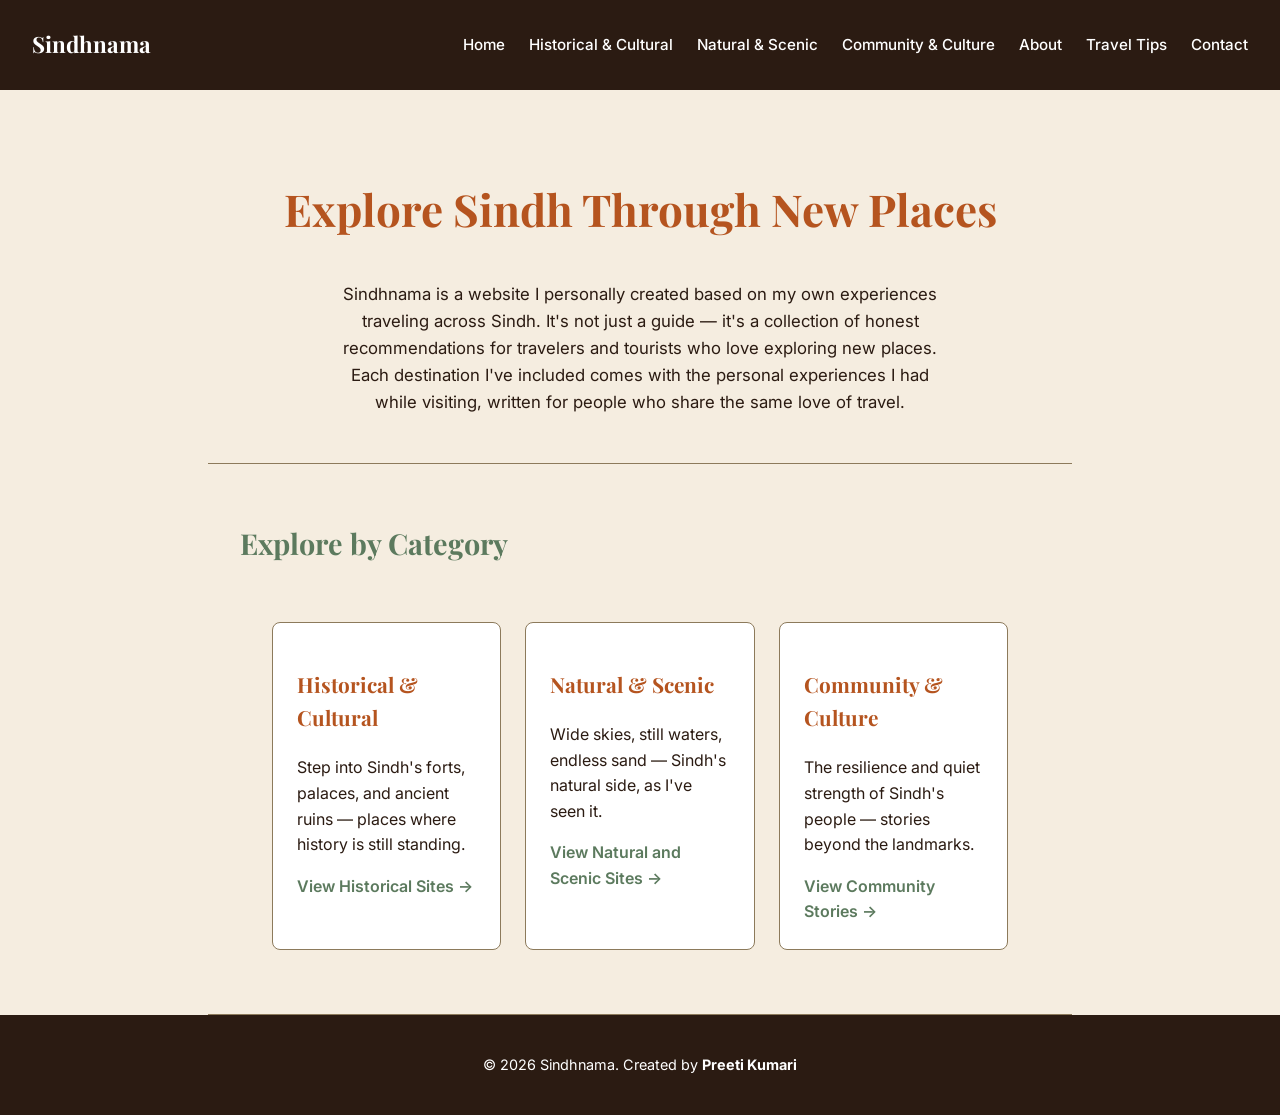
<file: index.html>
<!DOCTYPE html>
<html lang="en">

<head>
    <meta charset="UTF-8">
    <meta name="viewport" content="width=device-width, initial-scale=1.0">
    <title>Sindhnama — Discover Sindh's Heritage & Landmarks</title>
    <link rel="preconnect" href="https://fonts.googleapis.com">
    <link rel="preconnect" href="https://fonts.gstatic.com" crossorigin>
    <link
        href="https://fonts.googleapis.com/css2?family=Playfair+Display:wght@600;700&family=Inter:wght@400;500;600&display=swap"
        rel="stylesheet">
    <link rel="stylesheet" href="css/style.css">
</head>

<body>
    <header>
        <a href="index.html" class="site-name">Sindhnama</a>
        <nav>
            <ul>
                <li><a href="index.html">Home</a></li>
                <li><a href="pages/historical.html">Historical & Cultural</a></li>
                <li><a href="pages/natural.html">Natural & Scenic</a></li>
                <li><a href="pages/community.html">Community & Culture</a></li>
                <li><a href="about.html">About</a></li>
                <li><a href="travel-tips.html">Travel Tips</a></li>
                <li><a href="contact.html">Contact</a></li>
            </ul>
        </nav>
    </header>

    <main>
        <section class="hero">
            <h1>Explore Sindh Through New Places</h1>
            <p>Sindhnama is a website I personally created based on my own experiences traveling across Sindh. It's not
                just a guide — it's a collection of honest recommendations for travelers and tourists who love exploring
                new places. Each destination I've included comes with the personal experiences I had while visiting,
                written for people who share the same love of travel.
            </p>
        </section>

        <section>
            <h2>Explore by Category</h2>
            <div class="category-grid">
                <div class="category-card">
                    <h3>Historical & Cultural</h3>
                    <p>Step into Sindh's forts, palaces, and ancient ruins — places where history is still standing.</p>
                    <a href="pages/historical.html">View Historical Sites</a>
                </div>

                <div class="category-card">
                    <h3>Natural & Scenic</h3>
                    <p>Wide skies, still waters, endless sand — Sindh's natural side, as I've seen it.</p>
                    <a href="pages/natural.html">View Natural and Scenic Sites</a>
                </div>
                <div class="category-card">
                    <h3>Community & Culture</h3>
                    <p>The resilience and quiet strength of Sindh's people — stories beyond the landmarks.</p>
                    <a href="pages/community.html">View Community Stories</a>
                </div>
            </div>
        </section>
    </main>

    <footer>
        <p>&copy; 2026 Sindhnama. Created by <strong>Preeti Kumari</strong></p>
    </footer>
</body>

</html>
</file>
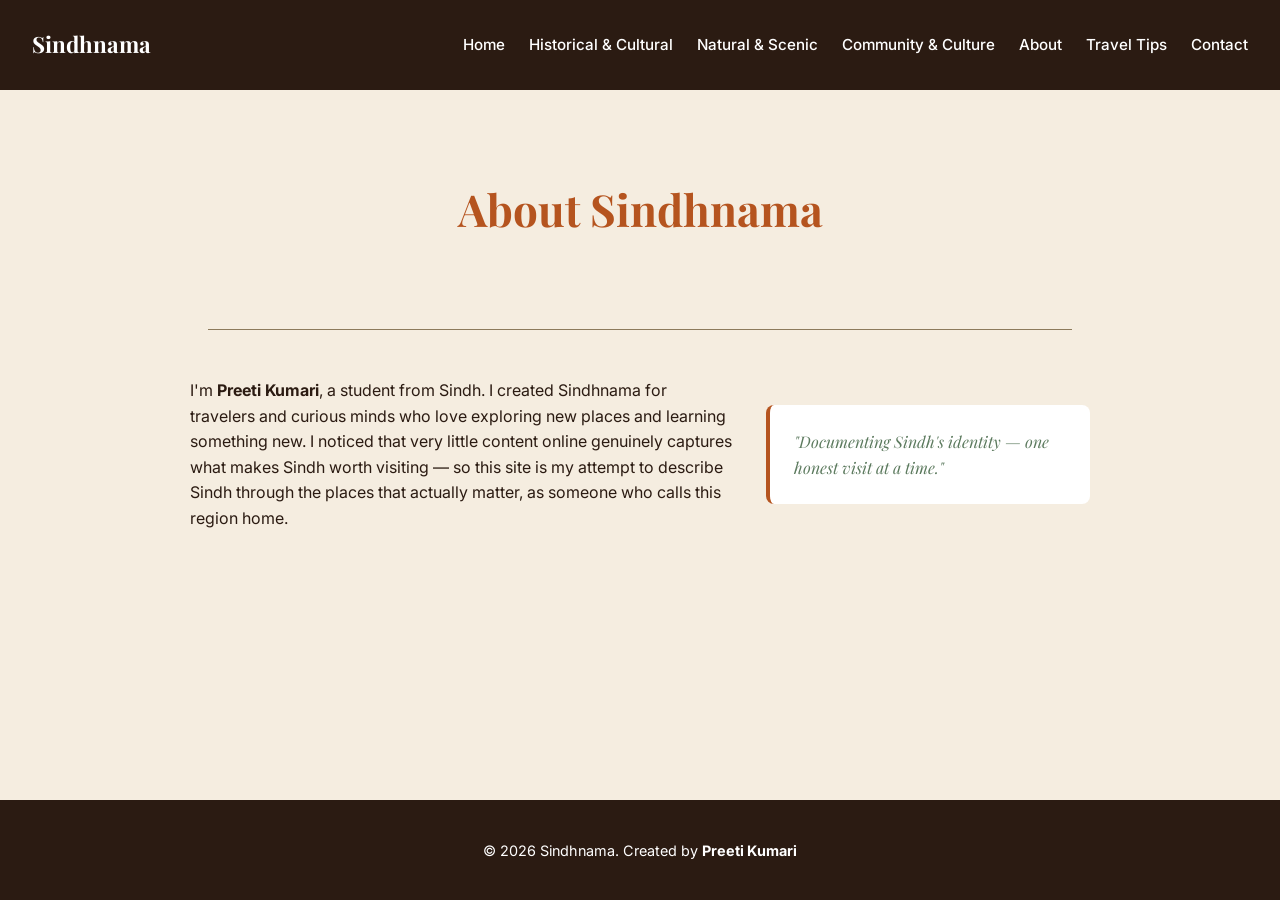
<file: about.html>
<!DOCTYPE html>
<html lang="en">

<head>
    <meta charset="UTF-8">
    <meta name="viewport" content="width=device-width, initial-scale=1.0">
    <title>About — Sindhnama</title>
    <link rel="preconnect" href="https://fonts.googleapis.com">
    <link rel="preconnect" href="https://fonts.gstatic.com" crossorigin>
    <link href="https://fonts.googleapis.com/css2?family=Playfair+Display:wght@600;700&family=Inter:wght@400;500;600&display=swap" rel="stylesheet">
    <link rel="stylesheet" href="css/style.css">
</head>

<body>
    <header>
        <a href="index.html" class="site-name">Sindhnama</a>
        <nav>
            <ul>
                <li><a href="index.html">Home</a></li>
                <li><a href="pages/historical.html">Historical & Cultural</a></li>
                <li><a href="pages/natural.html">Natural & Scenic</a></li>
                <li><a href="pages/community.html">Community & Culture</a></li>
                <li><a href="about.html">About</a></li>
                <li><a href="travel-tips.html">Travel Tips</a></li>
                <li><a href="contact.html">Contact</a></li>
            </ul>
        </nav>
    </header>

    <main>
        <section class="hero">
            <h1>About Sindhnama</h1>
        </section>

        <section class="about-layout">
            <div class="about-text">
                <p>I'm <strong>Preeti Kumari</strong>, a student from Sindh. I created Sindhnama for travelers and
                    curious minds who love exploring new places and learning something new. I noticed that very little
                    content online genuinely captures what makes Sindh worth visiting — so this site is my attempt to
                    describe Sindh through the places that actually matter, as someone who calls this region home.</p>
            </div>
            <div class="about-highlight">
                "Documenting Sindh's identity — one honest visit at a time."
            </div>
        </section>
    </main>

    <footer>
        <p>&copy; 2026 Sindhnama. Created by <strong>Preeti Kumari</strong></p>
    </footer>
</body>

</html>
</file>
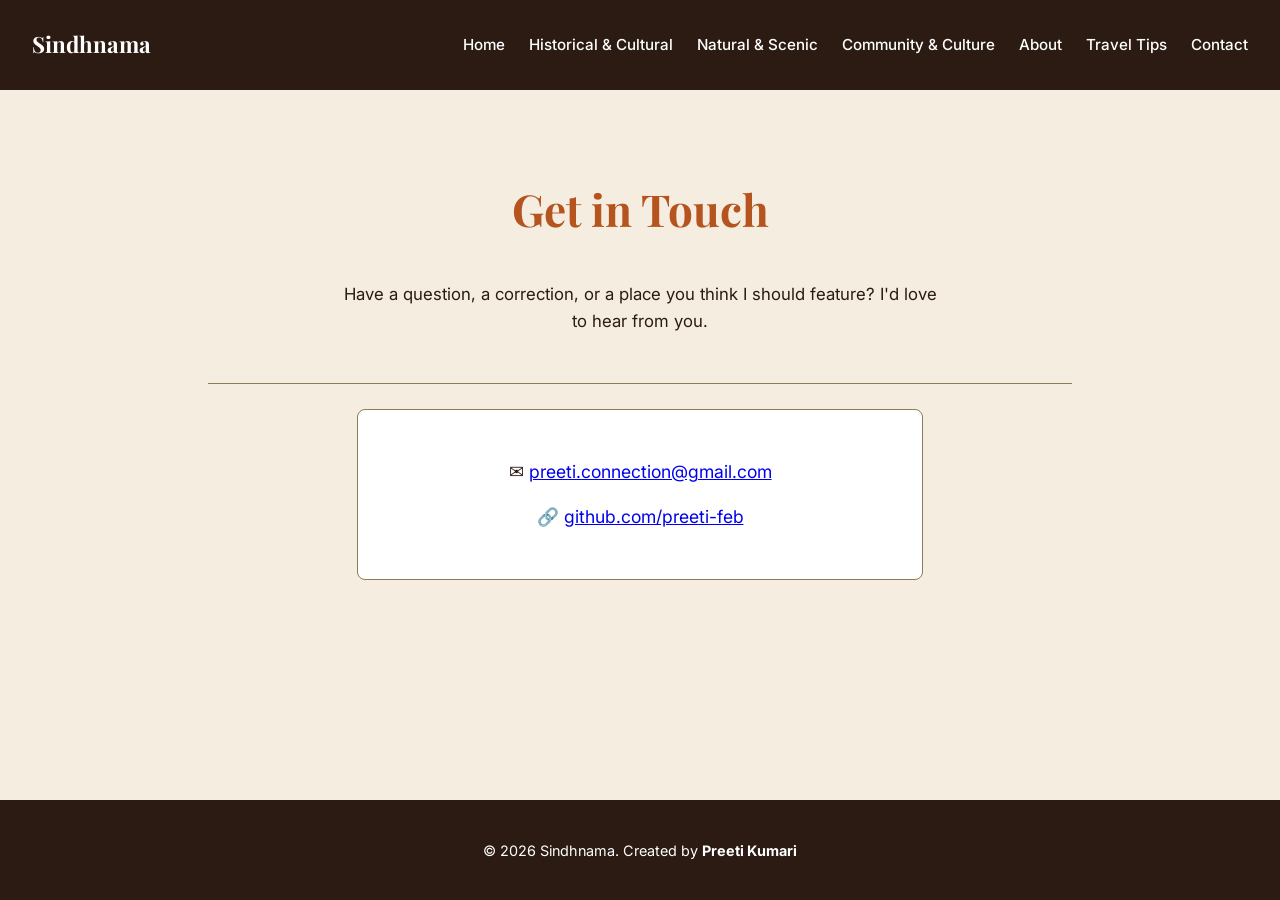
<file: contact.html>
<!DOCTYPE html>
<html lang="en">

<head>
    <meta charset="UTF-8">
    <meta name="viewport" content="width=device-width, initial-scale=1.0">
    <title>Contact — Sindhnama</title>
    <link rel="preconnect" href="https://fonts.googleapis.com">
    <link rel="preconnect" href="https://fonts.gstatic.com" crossorigin>
    <link href="https://fonts.googleapis.com/css2?family=Playfair+Display:wght@600;700&family=Inter:wght@400;500;600&display=swap" rel="stylesheet">
    <link rel="stylesheet" href="css/style.css">
</head>

<body>
    <header>
        <a href="index.html" class="site-name">Sindhnama</a>
        <nav>
            <ul>
                <li><a href="index.html">Home</a></li>
                <li><a href="pages/historical.html">Historical & Cultural</a></li>
                <li><a href="pages/natural.html">Natural & Scenic</a></li>
                <li><a href="pages/community.html">Community & Culture</a></li>
                <li><a href="about.html">About</a></li>
                <li><a href="travel-tips.html">Travel Tips</a></li>
                <li><a href="contact.html">Contact</a></li>
            </ul>
        </nav>
    </header>

    <main>
        <section class="hero">
            <h1>Get in Touch</h1>
            <p>Have a question, a correction, or a place you think I should feature? I'd love to hear from you.</p>
        </section><br>

        <div class="contact-card">
            <p>✉ <a href="mailto:preeti.connection@gmail.com">preeti.connection@gmail.com</a></p>
            <p>🔗 <a href="https://github.com/preeti-feb" target="_blank">github.com/preeti-feb</a></p>
        </div><br>
    </main>

    <footer>
        <p>&copy; 2026 Sindhnama. Created by <strong>Preeti Kumari</strong></p>
    </footer>
</body>

</html>
</file>
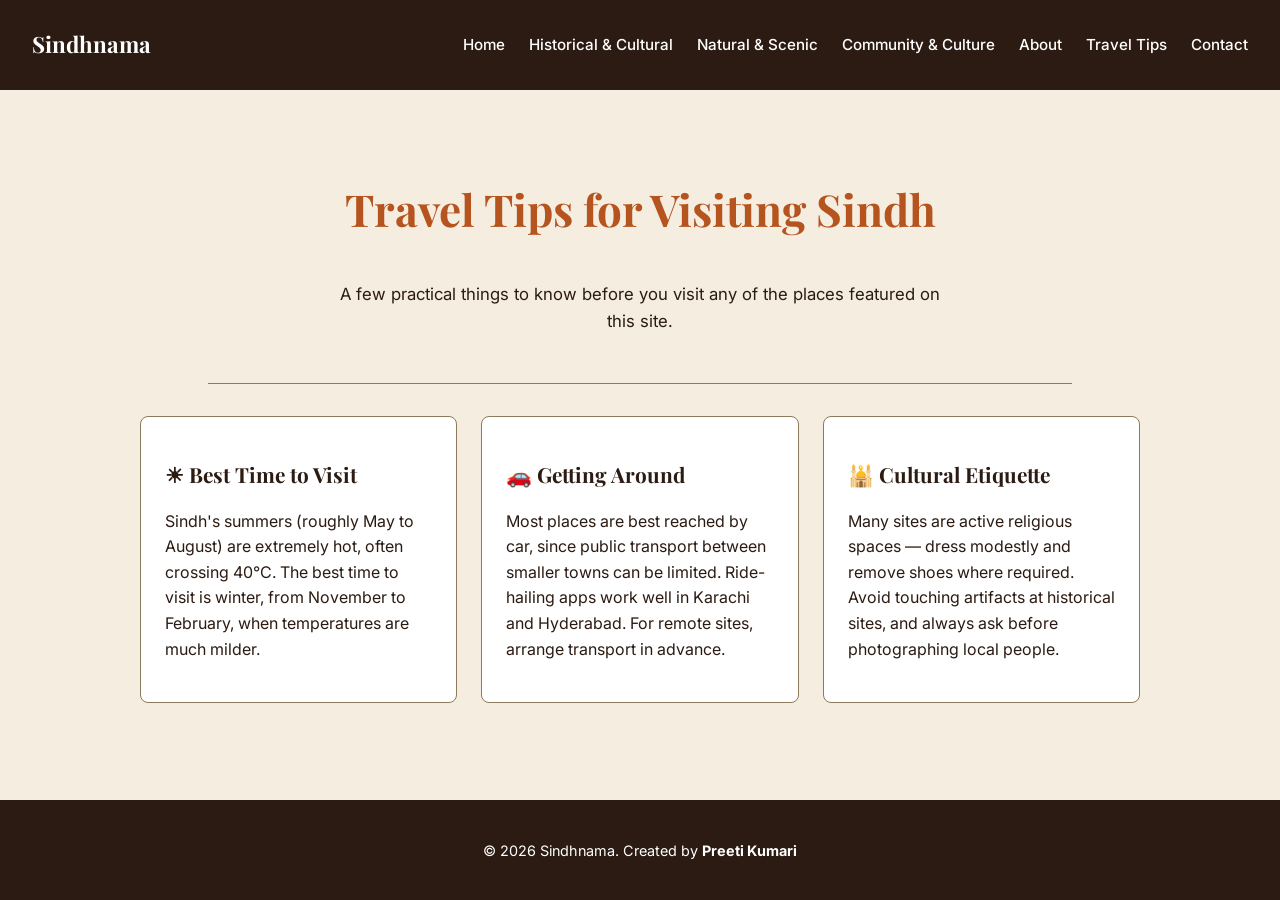
<file: travel-tips.html>
<!DOCTYPE html>
<html lang="en">

<head>
    <meta charset="UTF-8">
    <meta name="viewport" content="width=device-width, initial-scale=1.0">
    <title>Travel Tips — Sindhnama</title>
    <link rel="preconnect" href="https://fonts.googleapis.com">
    <link rel="preconnect" href="https://fonts.gstatic.com" crossorigin>
    <link href="https://fonts.googleapis.com/css2?family=Playfair+Display:wght@600;700&family=Inter:wght@400;500;600&display=swap" rel="stylesheet">
    <link rel="stylesheet" href="css/style.css">
</head>

<body>
    <header>
        <a href="index.html" class="site-name">Sindhnama</a>
        <nav>
            <ul>
                <li><a href="index.html">Home</a></li>
                <li><a href="pages/historical.html">Historical & Cultural</a></li>
                <li><a href="pages/natural.html">Natural & Scenic</a></li>
                <li><a href="pages/community.html">Community & Culture</a></li>
                <li><a href="about.html">About</a></li>
                <li><a href="travel-tips.html">Travel Tips</a></li>
                <li><a href="contact.html">Contact</a></li>
            </ul>
        </nav>
    </header>

    <main>
        <section class="hero">
            <h1>Travel Tips for Visiting Sindh</h1>
            <p>A few practical things to know before you visit any of the places featured on this site.</p>
        </section>

        <div class="tip-grid">
            <div class="tip-card">
                <h2>☀ Best Time to Visit</h2>
                <p>Sindh's summers (roughly May to August) are extremely hot, often crossing 40°C. The best time to
                    visit is winter, from November to February, when temperatures are much milder.</p>
            </div>

            <div class="tip-card">
                <h2>🚗 Getting Around</h2>
                <p>Most places are best reached by car, since public transport between smaller towns can be limited.
                    Ride-hailing apps work well in Karachi and Hyderabad. For remote sites, arrange transport in
                    advance.</p>
            </div>

            <div class="tip-card">
                <h2>🕌 Cultural Etiquette</h2>
                <p>Many sites are active religious spaces — dress modestly and remove shoes where required. Avoid
                    touching artifacts at historical sites, and always ask before photographing local people.</p>
            </div>
        </div>
    </main>

    <footer>
        <p>&copy; 2026 Sindhnama. Created by <strong>Preeti Kumari</strong></p>
    </footer>
</body>

</html>
</file>
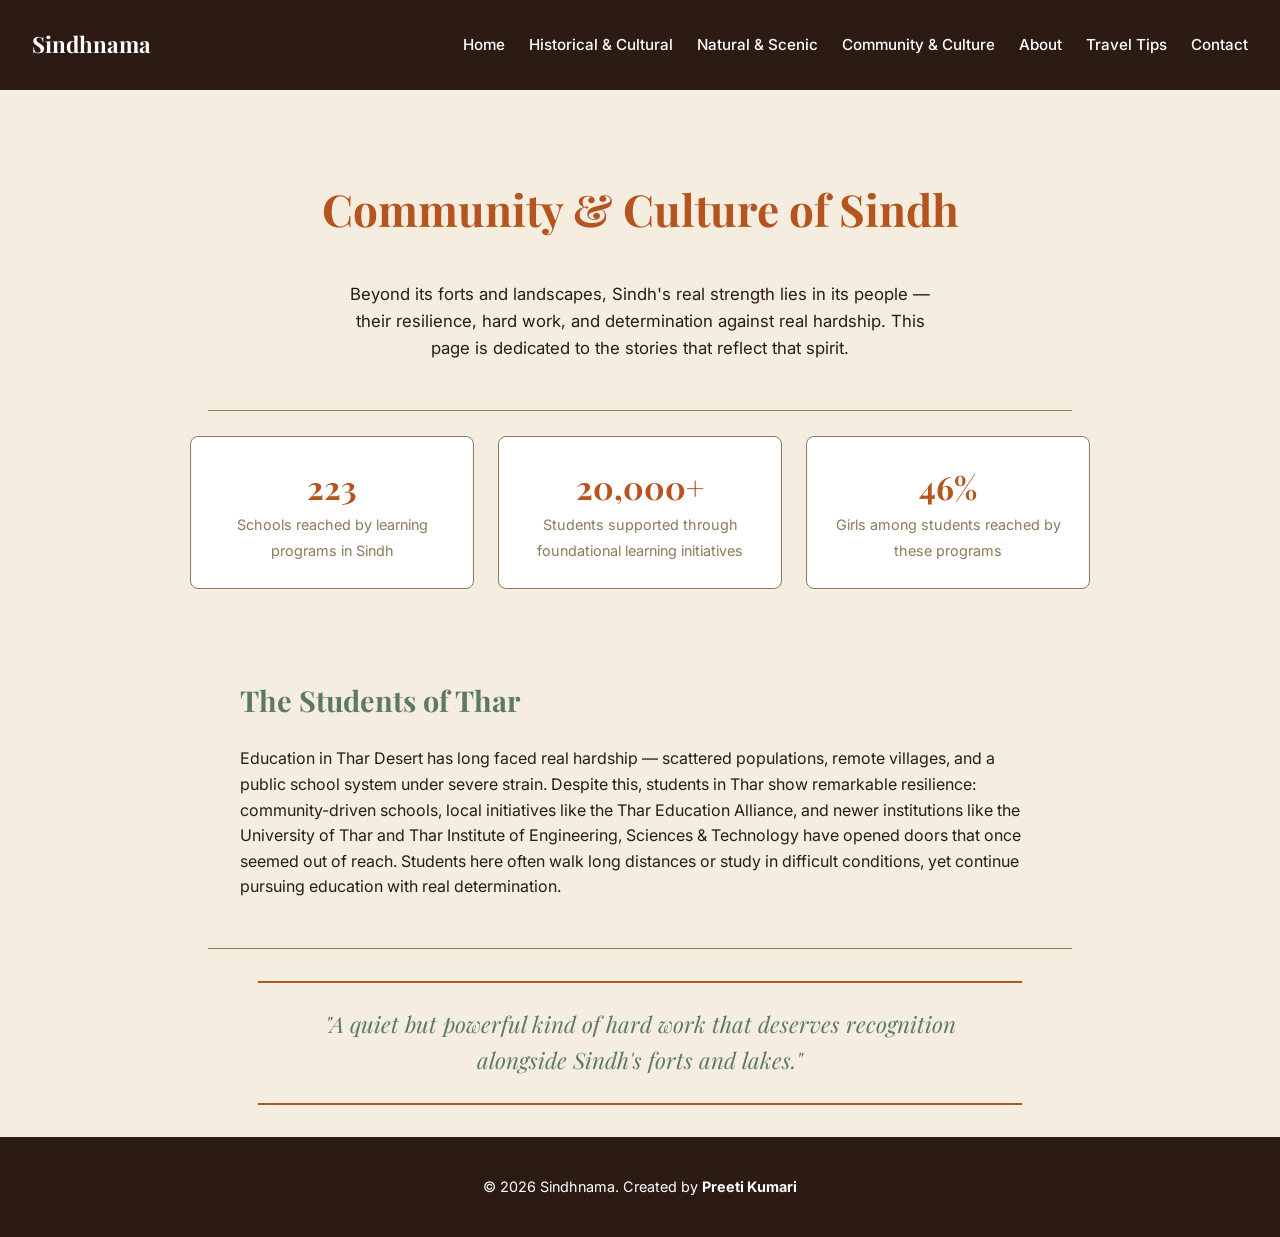
<file: pages/community.html>
<!DOCTYPE html>
<html lang="en">

<head>
    <meta charset="UTF-8">
    <meta name="viewport" content="width=device-width, initial-scale=1.0">
    <title>Community & Culture — Sindhnama</title>
    <link rel="preconnect" href="https://fonts.googleapis.com">
    <link rel="preconnect" href="https://fonts.gstatic.com" crossorigin>
    <link href="https://fonts.googleapis.com/css2?family=Playfair+Display:wght@600;700&family=Inter:wght@400;500;600&display=swap" rel="stylesheet">
    <link rel="stylesheet" href="../css/style.css">
</head>

<body>
    <header>
        <a href="../index.html" class="site-name">Sindhnama</a>
        <nav>
            <ul>
                <li><a href="../index.html">Home</a></li>
                <li><a href="historical.html">Historical & Cultural</a></li>
                <li><a href="natural.html">Natural & Scenic</a></li>
                <li><a href="community.html">Community & Culture</a></li>
                <li><a href="../about.html">About</a></li>
                <li><a href="../travel-tips.html">Travel Tips</a></li>
                <li><a href="../contact.html">Contact</a></li>
            </ul>
        </nav>
    </header>

    <main>
        <section class="hero">
            <h1>Community & Culture of Sindh</h1>
            <p>Beyond its forts and landscapes, Sindh's real strength lies in its people — their resilience, hard work, and determination against real hardship. This page is dedicated to the stories that reflect that spirit.</p>
        </section><br>

        <div class="stat-grid">
            <div class="stat-card">
                <span class="stat-number">223</span>
                <span class="stat-label">Schools reached by learning programs in Sindh</span>
            </div>
            <div class="stat-card">
                <span class="stat-number">20,000+</span>
                <span class="stat-label">Students supported through foundational learning initiatives</span>
            </div>
            <div class="stat-card">
                <span class="stat-number">46%</span>
                <span class="stat-label">Girls among students reached by these programs</span>
            </div>
        </div>

        <section>
            <h2>The Students of Thar</h2>
            <p>Education in Thar Desert has long faced real hardship — scattered populations, remote villages, and a public school system under severe strain. Despite this, students in Thar show remarkable resilience: community-driven schools, local initiatives like the Thar Education Alliance, and newer institutions like the University of Thar and Thar Institute of Engineering, Sciences & Technology have opened doors that once seemed out of reach. Students here often walk long distances or study in difficult conditions, yet continue pursuing education with real determination.</p>
        </section>

        <p class="pull-quote">"A quiet but powerful kind of hard work that deserves recognition alongside Sindh's forts and lakes."</p>
    </main>

    <footer>
        <p>&copy; 2026 Sindhnama. Created by <strong>Preeti Kumari</strong></p>
    </footer>
</body>

</html>
</file>
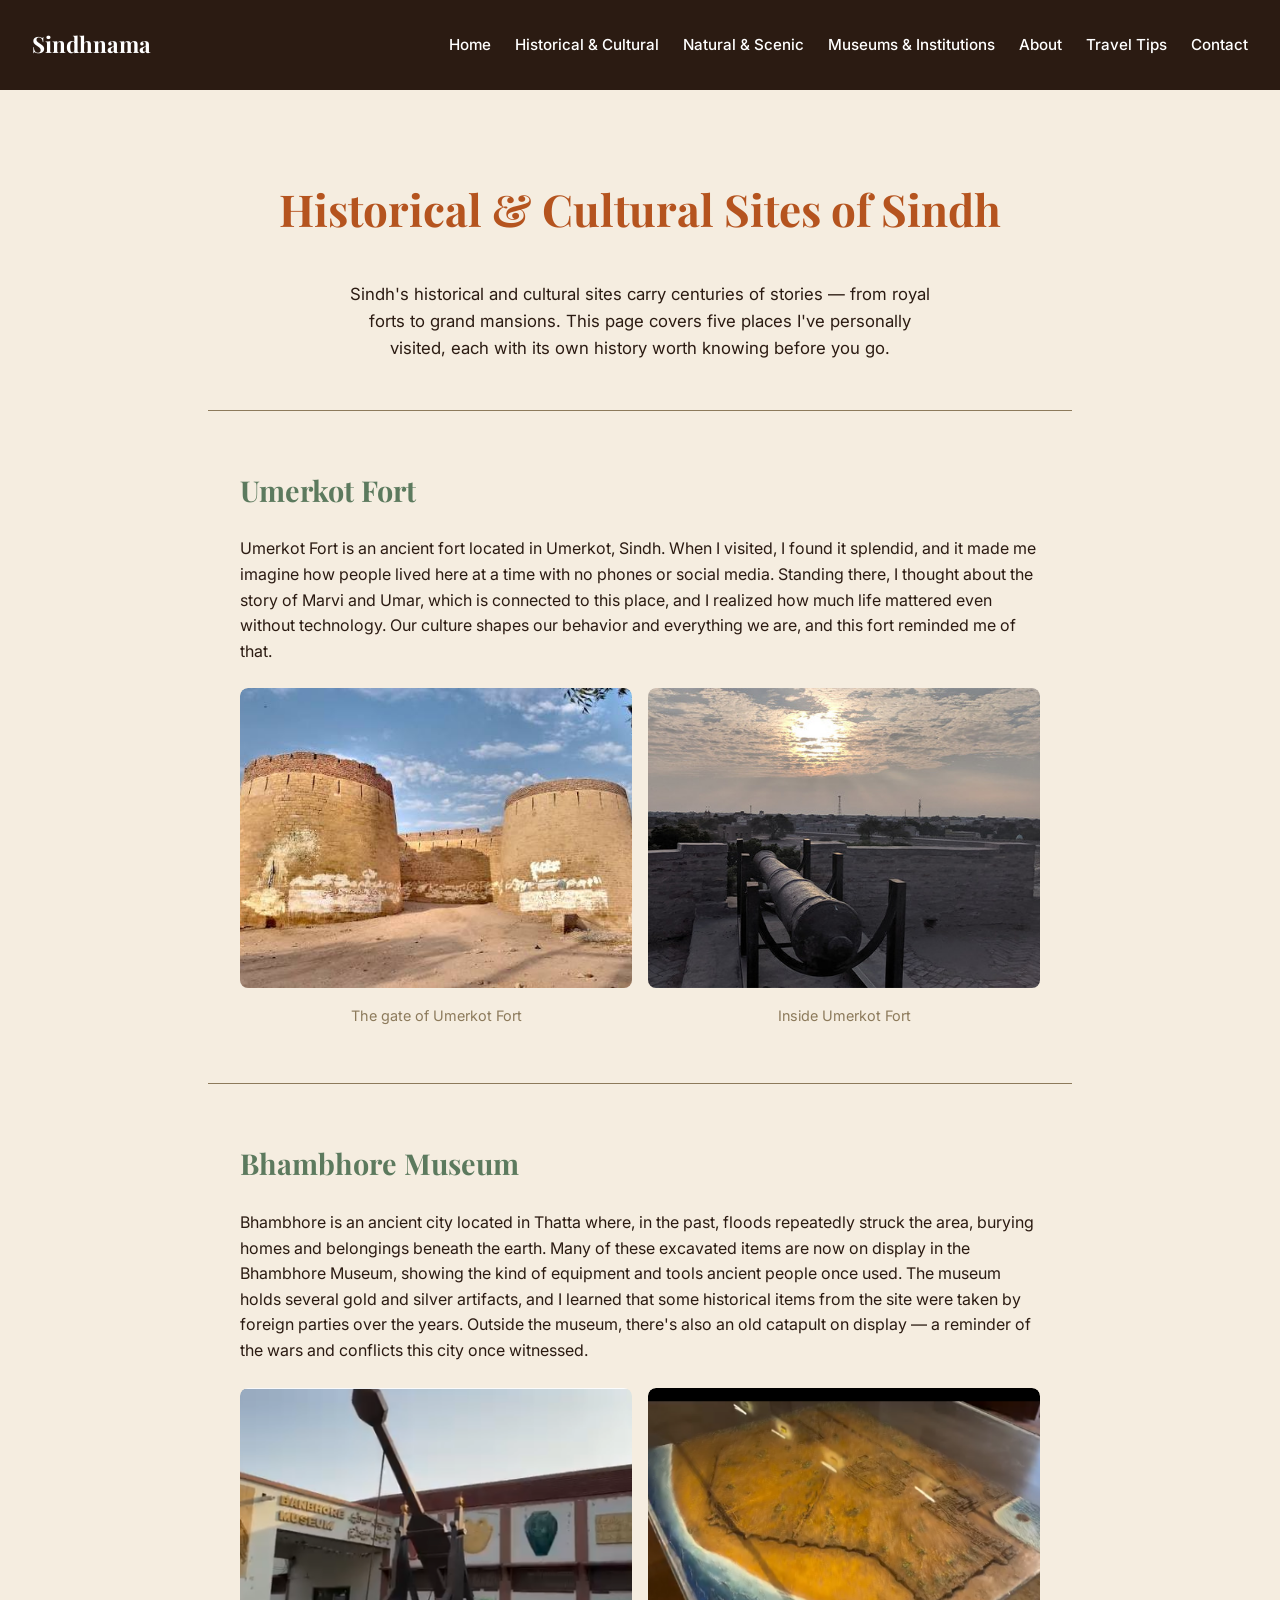
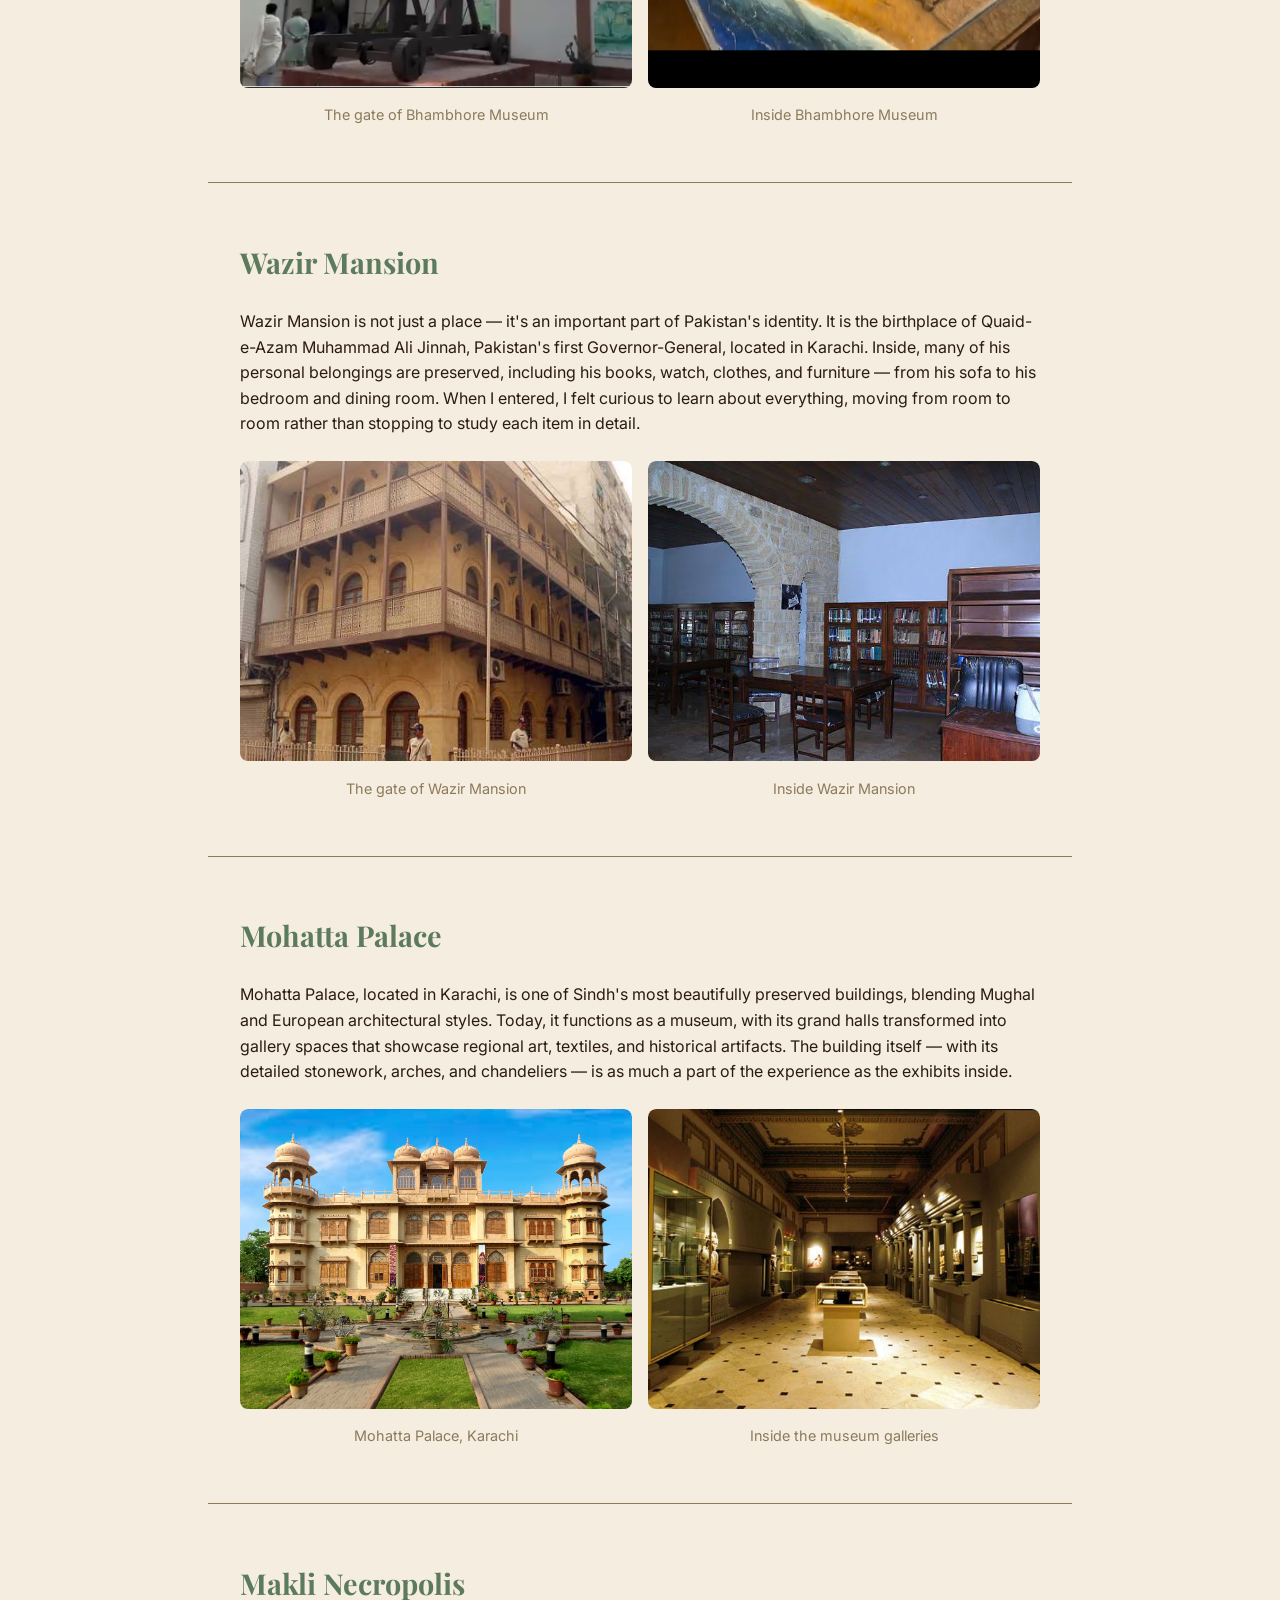
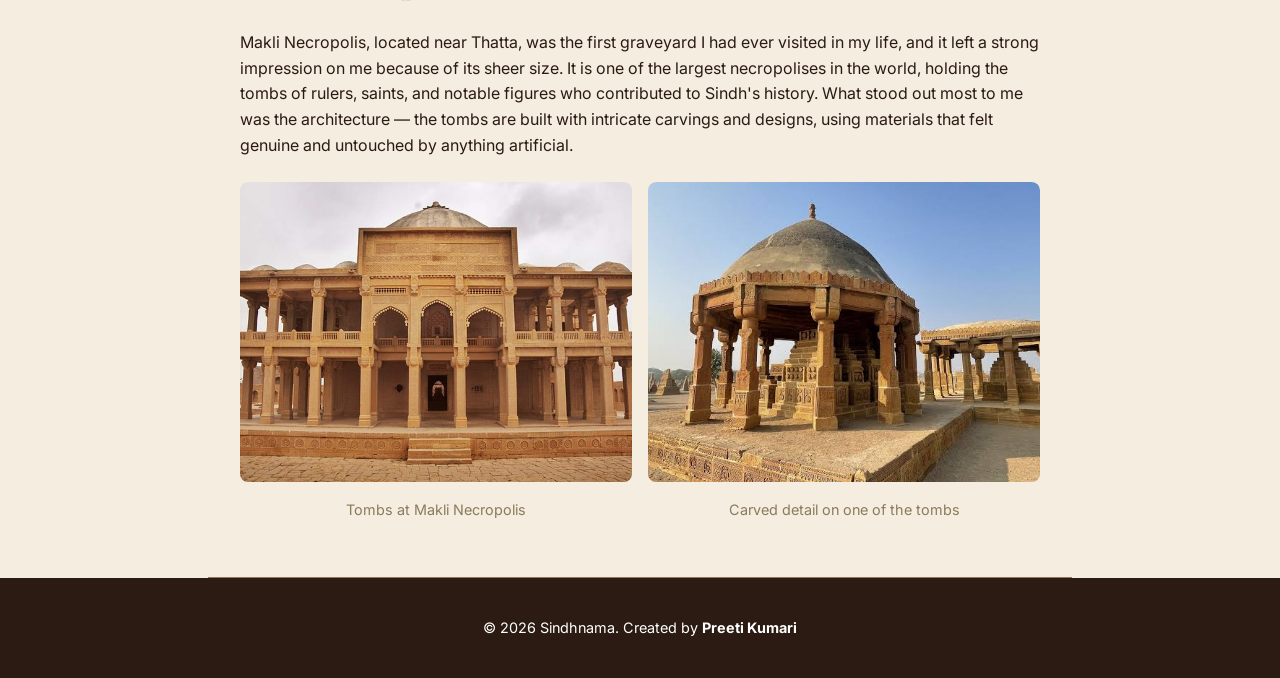
<file: pages/historical.html>
<!DOCTYPE html>
<html lang="en">

<head>
    <meta charset="UTF-8">
    <meta name="viewport" content="width=device-width, initial-scale=1.0">
    <title>Historical & Cultural Sites — Sindhnama</title>
    <link rel="stylesheet" href="../css/style.css">
    <link rel="preconnect" href="https://fonts.googleapis.com">
    <link rel="preconnect" href="https://fonts.gstatic.com" crossorigin>
    <link href="https://fonts.googleapis.com/css2?family=Playfair+Display:wght@600;700&family=Inter:wght@400;500;600&display=swap" rel="stylesheet">
</head>

<body>
    <header>
        <a href="../index.html" class="site-name">Sindhnama</a>
        <nav>
            <ul>
                <li><a href="../index.html">Home</a></li>
                <li><a href="historical.html">Historical & Cultural</a></li>
                <li><a href="natural.html">Natural & Scenic</a></li>
                <li><a href="museums.html">Museums & Institutions</a></li>
                <li><a href="../about.html">About</a></li>
                <li><a href="../travel-tips.html">Travel Tips</a></li>
                <li><a href="../contact.html">Contact</a></li>
            </ul>
        </nav>
    </header>

    <main>
        <section class="hero">
            <h1>Historical & Cultural Sites of Sindh</h1>
            <p>Sindh's historical and cultural sites carry centuries of stories — from royal forts to grand mansions.
                This page covers five places I've personally visited, each with its own history worth knowing before you
                go.</p>
        </section>

        <section>
            <h2>Umerkot Fort</h2>
            <p>Umerkot Fort is an ancient fort located in Umerkot, Sindh. When I visited, I found it splendid, and it
                made me imagine how people lived here at a time with no phones or social media. Standing there, I
                thought about the story of Marvi and Umar, which is connected to this place, and I realized how much
                life mattered even without technology. Our culture shapes our behavior and everything we are, and this
                fort reminded me of that.</p>
            <div class="place-images">
                <figure>
                    <img src="../images/historical/umerkotfort1.jpg" alt="Gate of Umerkot Fort">
                    <figcaption>The gate of Umerkot Fort</figcaption>
                </figure>
                <figure>
                    <img src="../images/historical/umerkotfort2.jpg" alt="Inside view of Umerkot Fort">
                    <figcaption>Inside Umerkot Fort</figcaption>
                </figure>
            </div>
        </section>

        <section>
            <h2>Bhambhore Museum</h2>
            <p>Bhambhore is an ancient city located in Thatta where, in the past, floods repeatedly struck the area,
                burying homes and belongings beneath the earth. Many of these excavated items are now on display in the
                Bhambhore Museum, showing the kind of equipment and tools ancient people once used. The museum holds
                several gold and silver artifacts, and I learned that some historical items from the site were taken by
                foreign parties over the years. Outside the museum, there's also an old catapult on display — a reminder
                of the wars and conflicts this city once witnessed.</p>
            <div class="place-images">
                <figure>
                    <img src="../images/historical/bhambhore1.png" alt="Gate of Bhambhore Museum">
                    <figcaption>The gate of Bhambhore Museum</figcaption>
                </figure>
                <figure>
                    <img src="../images/historical/bhambhore2.png" alt="Inside view of Bhambhore Museum">
                    <figcaption>Inside Bhambhore Museum</figcaption>
                </figure>
            </div>
        </section>

        <section>
            <h2>Wazir Mansion</h2>
            <p>Wazir Mansion is not just a place — it's an important part of Pakistan's identity. It is the birthplace
                of Quaid-e-Azam Muhammad Ali Jinnah, Pakistan's first Governor-General, located in Karachi. Inside, many
                of his personal belongings are preserved, including his books, watch, clothes, and furniture — from his
                sofa to his bedroom and dining room. When I entered, I felt curious to learn about everything, moving
                from room to room rather than stopping to study each item in detail.</p>

            <div class="place-images">
                <figure>
                    <img src="../images/historical/wazirmansion2.jpg" alt="Gate of Wazir Mansion">
                    <figcaption>The gate of Wazir Mansion</figcaption>
                </figure>
                <figure>
                    <img src="../images/historical/wazirmansion1.jpg" alt="Inside view of Wazir Mansion">
                    <figcaption>Inside Wazir Mansion</figcaption>
                </figure>
            </div>
        </section>

        <section>
            <h2>Mohatta Palace</h2>
            <p>Mohatta Palace, located in Karachi, is one of Sindh's most beautifully preserved buildings, blending
                Mughal and European architectural styles. Today, it functions as a museum, with its grand halls
                transformed into gallery spaces that showcase regional art, textiles, and historical artifacts. The
                building itself — with its detailed stonework, arches, and chandeliers — is as much a part of the
                experience as the exhibits inside.</p>
            <div class="place-images">
                <figure>
                    <img src="../images/historical/mohattapalace1.jpg" alt="Exterior view of Mohatta Palace in Karachi">
                    <figcaption>Mohatta Palace, Karachi</figcaption>
                </figure>
                <figure>
                    <img src="../images/historical/mohattapalace2.jpg"
                        alt="Interior gallery inside Mohatta Palace Museum">
                    <figcaption>Inside the museum galleries</figcaption>
                </figure>
            </div>
        </section>

        <section>
            <h2>Makli Necropolis</h2>
            <p>Makli Necropolis, located near Thatta, was the first graveyard I had ever visited in my life, and it left
                a strong impression on me because of its sheer size. It is one of the largest necropolises in the world,
                holding the tombs of rulers, saints, and notable figures who contributed to Sindh's history. What stood
                out most to me was the architecture — the tombs are built with intricate carvings and designs, using
                materials that felt genuine and untouched by anything artificial.</p>

            <div class="place-images">
                <figure>
                    <img src="../images/historical/makli1.jpg" alt="Rows of ancient tombs at Makli Necropolis">
                    <figcaption>Tombs at Makli Necropolis</figcaption>
                </figure>
                <figure>
                    <img src="../images/historical/makli2.jpg" alt="Detailed carvings on a tomb at Makli Necropolis">
                    <figcaption>Carved detail on one of the tombs</figcaption>
                </figure>
            </div>
        </section>
    </main>


    <footer>
        <p>&copy; 2026 Sindhnama. Created by <strong>Preeti Kumari</strong></p>
    </footer>
</body>

</html>
</file>
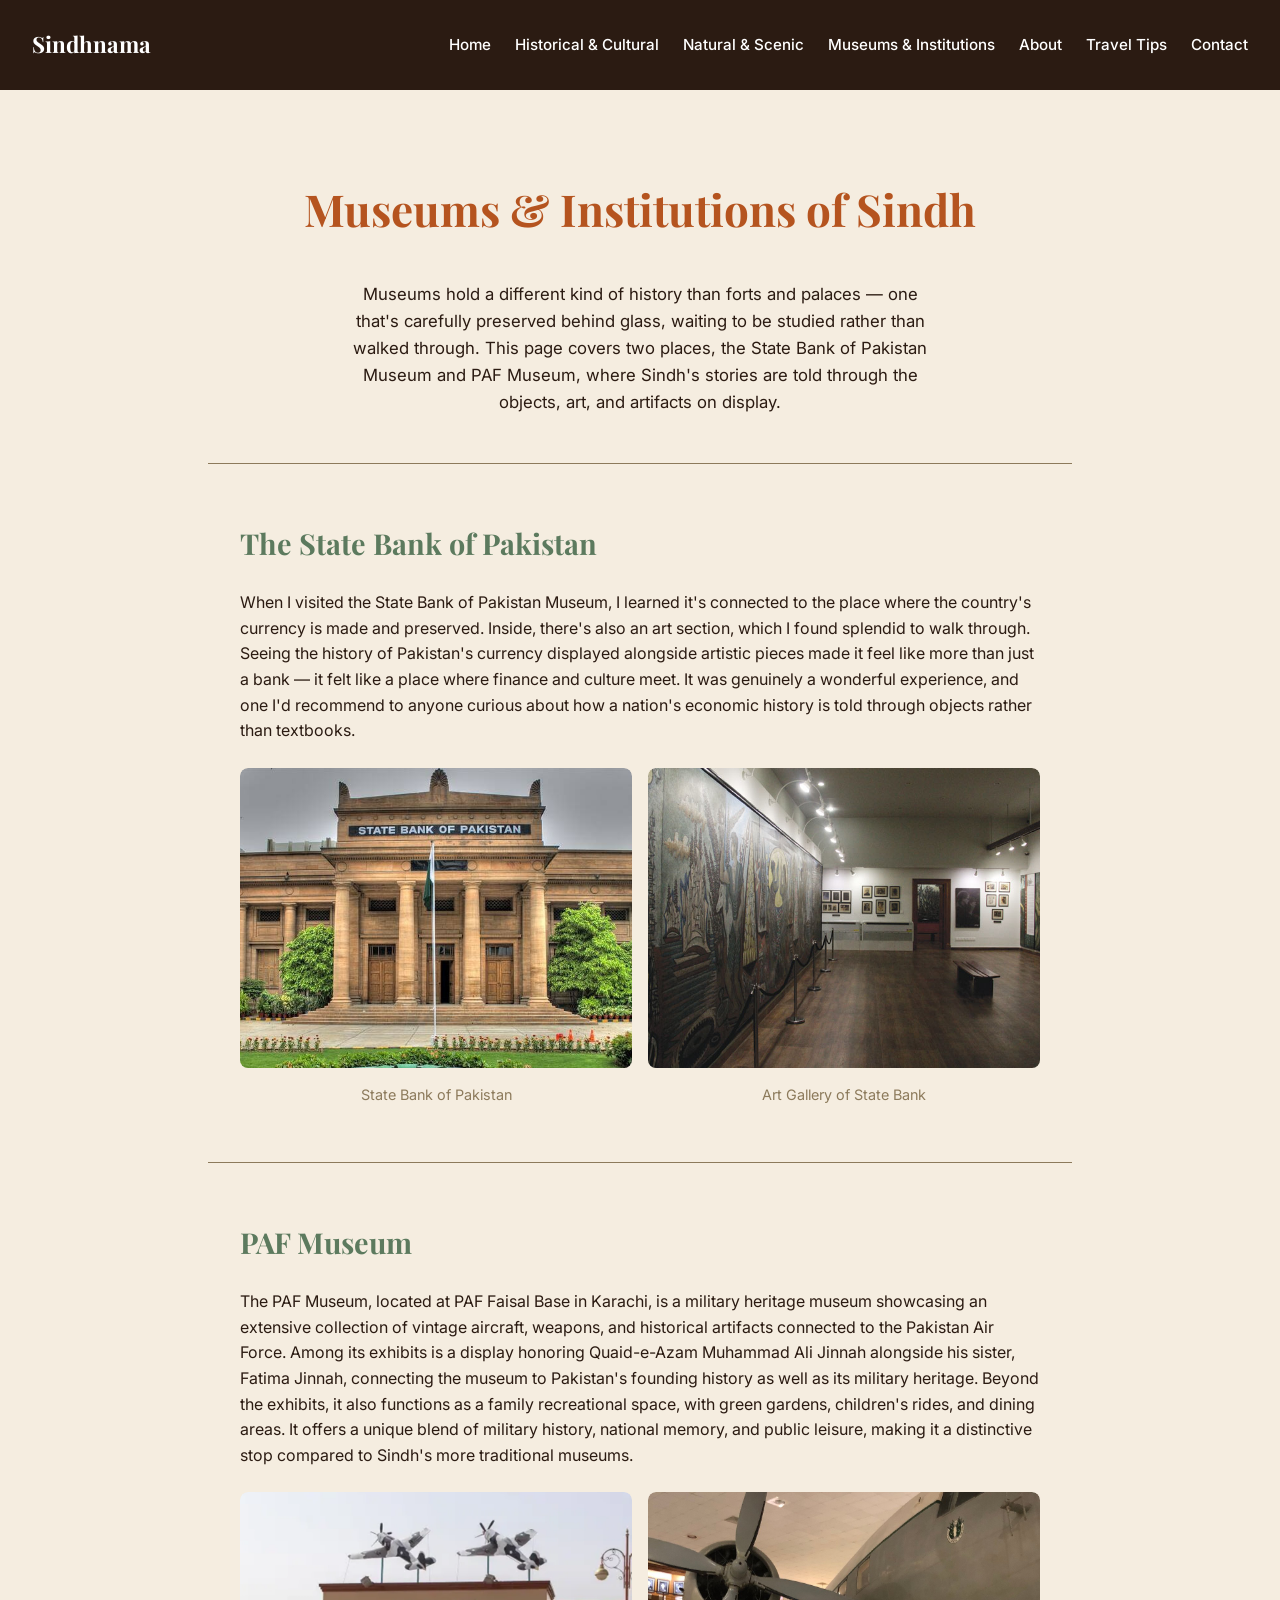
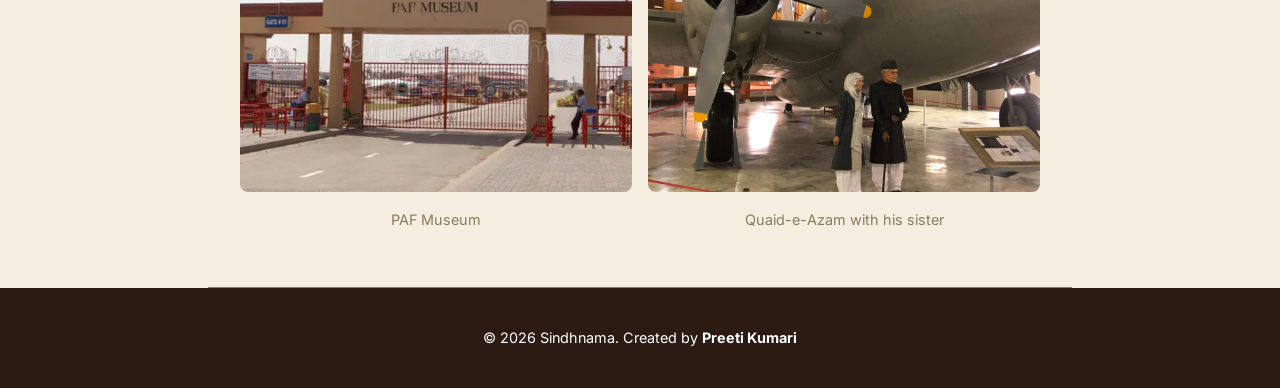
<file: pages/museums.html>
<!DOCTYPE html>
<html lang="en">

<head>
    <meta charset="UTF-8">
    <meta name="viewport" content="width=device-width, initial-scale=1.0">
    <title>Museums & Institutions — Sindhnama</title>
    <link rel="stylesheet" href="../css/style.css">
    <link rel="preconnect" href="https://fonts.googleapis.com">
    <link rel="preconnect" href="https://fonts.gstatic.com" crossorigin>
    <link href="https://fonts.googleapis.com/css2?family=Playfair+Display:wght@600;700&family=Inter:wght@400;500;600&display=swap" rel="stylesheet">
</head>

<body>
    <header>
        <a href="../index.html" class="site-name">Sindhnama</a>
        <nav>
            <ul>
                <li><a href="../index.html">Home</a></li>
                <li><a href="historical.html">Historical & Cultural</a></li>
                <li><a href="natural.html">Natural & Scenic</a></li>
                <li><a href="museums.html">Museums & Institutions</a></li>
                <li><a href="../about.html">About</a></li>
                <li><a href="../travel-tips.html">Travel Tips</a></li>
                <li><a href="../contact.html">Contact</a></li>
            </ul>
        </nav>
    </header>

    <main>
        <section class="hero">
            <h1>Museums & Institutions of Sindh</h1>
            <p>Museums hold a different kind of history than forts and palaces — one that's carefully preserved behind
                glass, waiting to be studied rather than walked through. This page covers two places, the State Bank of
                Pakistan Museum and PAF Museum, where Sindh's stories are told through the objects, art, and artifacts
                on display.
            </p>
        </section>

        <section>
            <h2>The State Bank of Pakistan</h2>
            <p>When I visited the State Bank of Pakistan Museum, I learned it's connected to the place where the
                country's currency is made and preserved. Inside, there's also an art section, which I found splendid to
                walk through. Seeing the history of Pakistan's currency displayed alongside artistic pieces made it feel
                like more than just a bank — it felt like a place where finance and culture meet. It was genuinely a
                wonderful experience, and one I'd recommend to anyone curious about how a nation's economic history is
                told through objects rather than textbooks.</p>

            <div class="place-images">
                <figure>
                    <img src="../images/museum/bank1.jpg" alt="The State Bank of Paksitan">
                    <figcaption>State Bank of Pakistan</figcaption>
                </figure>
                <figure>
                    <img src="../images/museum/bank2.jpg" alt="Art Gallery of Bank">
                    <figcaption>Art Gallery of State Bank</figcaption>
                </figure>
            </div>
        </section>

        <section>
            <h2>PAF Museum</h2>
            <p>The PAF Museum, located at PAF Faisal Base in Karachi, is a military heritage museum showcasing an
                extensive collection of vintage aircraft, weapons, and historical artifacts connected to the Pakistan
                Air Force. Among its exhibits is a display honoring Quaid-e-Azam Muhammad Ali Jinnah alongside his
                sister, Fatima Jinnah, connecting the museum to Pakistan's founding history as well as its military
                heritage. Beyond the exhibits, it also functions as a family recreational space, with green gardens,
                children's rides, and dining areas. It offers a unique blend of military history, national memory, and
                public leisure, making it a distinctive stop compared to Sindh's more traditional museums.</p>
            <div class="place-images">
                <figure>
                    <img src="../images/museum/paf1.jpg" alt="The Gate Of PAF Museum">
                    <figcaption>PAF Museum</figcaption>
                </figure>
                <figure>
                    <img src="../images/museum/paf2.jpg" alt="Quaid-e-Azam And his sister">
                    <figcaption>Quaid-e-Azam with his sister</figcaption>
                </figure>
            </div>
        </section>
    </main>

    <footer>
        <p>&copy; 2026 Sindhnama. Created by <strong>Preeti Kumari</strong></p>
    </footer>
</body>

</html>
</file>
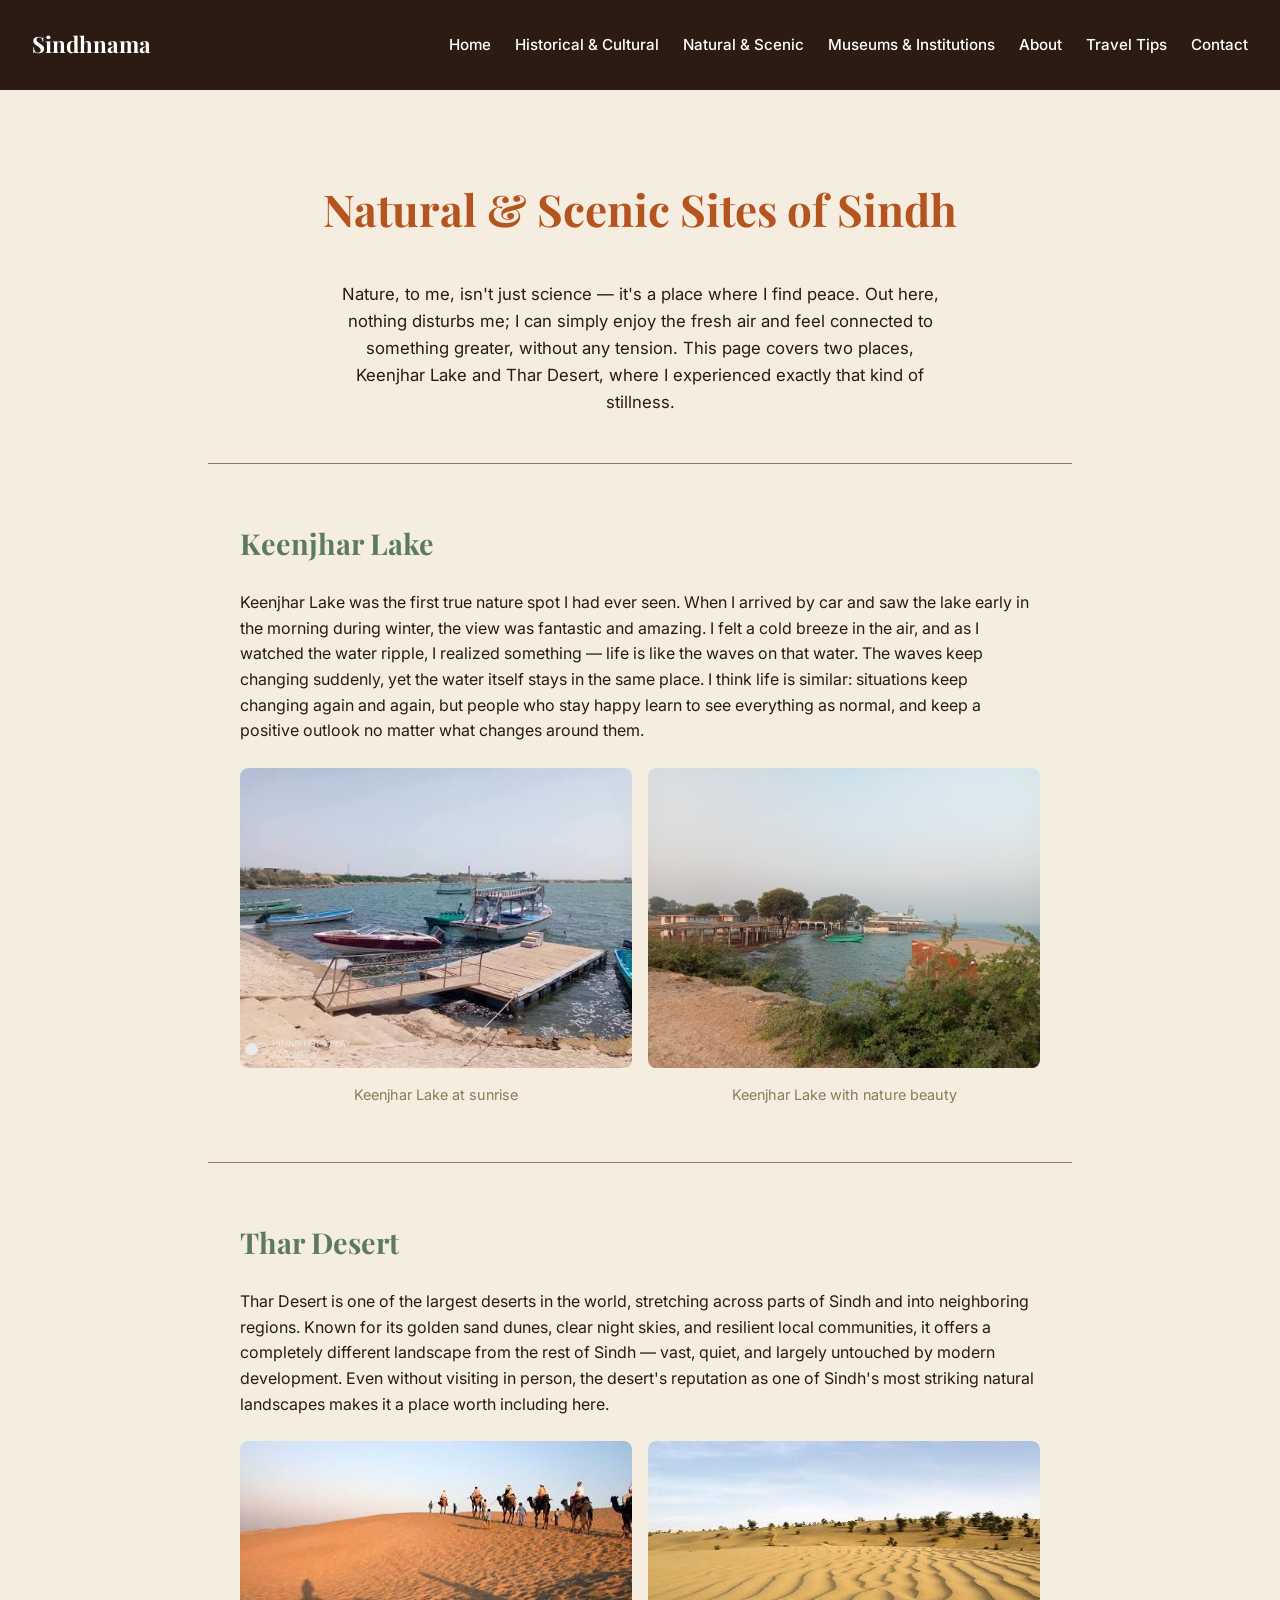
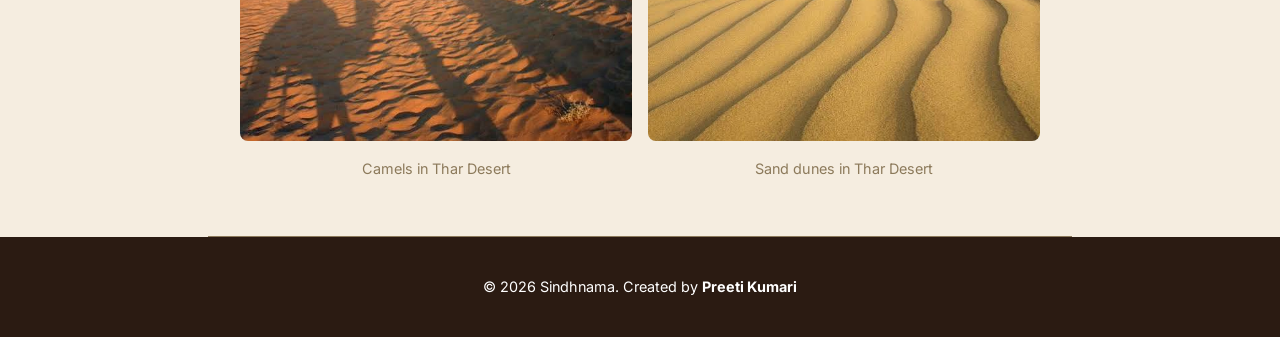
<file: pages/natural.html>
<!DOCTYPE html>
<html lang="en">

<head>
    <meta charset="UTF-8">
    <meta name="viewport" content="width=device-width, initial-scale=1.0">
    <title>Natural & Scenic Sites — Sindhnama</title>
    <link rel="stylesheet" href="../css/style.css">
    <link rel="preconnect" href="https://fonts.googleapis.com">
    <link rel="preconnect" href="https://fonts.gstatic.com" crossorigin>
    <link href="https://fonts.googleapis.com/css2?family=Playfair+Display:wght@600;700&family=Inter:wght@400;500;600&display=swap" rel="stylesheet">
</head>

<body>
    <header>
        <a href="../index.html" class="site-name">Sindhnama</a>
        <nav>
            <ul>
                <li><a href="../index.html">Home</a></li>
                <li><a href="historical.html">Historical & Cultural</a></li>
                <li><a href="natural.html">Natural & Scenic</a></li>
                <li><a href="museums.html">Museums & Institutions</a></li>
                <li><a href="../about.html">About</a></li>
                <li><a href="../travel-tips.html">Travel Tips</a></li>
                <li><a href="../contact.html">Contact</a></li>
            </ul>
        </nav>
    </header>

    <main>
        <section class="hero">
            <h1>Natural & Scenic Sites of Sindh</h1>
            <p>Nature, to me, isn't just science — it's a place where I find peace. Out here, nothing disturbs me; I can
                simply enjoy the fresh air and feel connected to something greater, without any tension. This page
                covers two places, Keenjhar Lake and Thar Desert, where I experienced exactly that kind of stillness.
            </p>
        </section>

        <section>
            <h2>Keenjhar Lake</h2>
            <p>Keenjhar Lake was the first true nature spot I had ever seen. When I arrived by car and saw the lake
                early in the morning during winter, the view was fantastic and amazing. I felt a cold breeze in the air,
                and as I watched the water ripple, I realized something — life is like the waves on that water. The
                waves keep changing suddenly, yet the water itself stays in the same place. I think life is similar:
                situations keep changing again and again, but people who stay happy learn to see everything as normal,
                and keep a positive outlook no matter what changes around them.</p>
            <div class="place-images">
                <figure>
                    <img src="../images/natural/keenjharlake1.jpg" alt="Keenjhar Lake">
                    <figcaption>Keenjhar Lake at sunrise</figcaption>
                </figure>
                <figure>
                    <img src="../images/natural/keenjharlake2.jpg" alt="Keenjhar Lake nature beauty">
                    <figcaption>Keenjhar Lake with nature beauty</figcaption>
                </figure>
            </div>


        </section>

        <section>
            <h2>Thar Desert</h2>
            <p>Thar Desert is one of the largest deserts in the world, stretching across parts of Sindh and into
                neighboring regions. Known for its golden sand dunes, clear night skies, and resilient local
                communities, it offers a completely different landscape from the rest of Sindh — vast, quiet, and
                largely untouched by modern development. Even without visiting in person, the desert's reputation as one
                of Sindh's most striking natural landscapes makes it a place worth including here.</p>
            <div class="place-images">
                <figure>
                    <img src="../images/natural/thar1.jpg" alt="Camels in Thar Desert">
                    <figcaption>Camels in Thar Desert</figcaption>
                </figure>
                <figure>
                    <img src="../images/natural/thar2.jpg" alt="Thar Desert sand dunes">
                    <figcaption>Sand dunes in Thar Desert</figcaption>
                </figure>
            </div>
        </section>

    </main>

    <footer>
    <p>&copy; 2026 Sindhnama. Created by <strong>Preeti Kumari</strong></p>
</footer>
</body>
</html>
</file>
<file: css/style.css>
:root {
    --color-bg: #F5EDE0;
    --color-text: #2B1B12;
    --color-accent: #B5541F;
    --color-accent-secondary: #5C7A5E;
    --color-border: #8C7A5B;
    --font-heading: 'Playfair Display', serif;
    --font-body: 'Inter', sans-serif;
}

body {
    background-color: var(--color-bg);
    color: var(--color-text);
    margin: 0px;
    min-height: 100vh;
    display: flex;
    flex-direction: column;
    font-family: var(--font-body);
    font-size: 1rem;
    line-height: 1.6;
}

main {
    flex: 1;
}

h1, h2, h3 {
    font-family: var(--font-heading);
}

header {
    background-color: var(--color-text);
    display: flex;
    flex-wrap: wrap;
    justify-content: space-between;
    align-items: center;
    padding: 1rem 2rem;
    gap: 1rem;
}

header a {
    color: white;
    text-decoration: none;
    white-space: nowrap;
    font-size: 0.95rem;
    font-weight: 500;
    transition: color 0.2s ease;
}

header a:hover {
    color: var(--color-accent);
}

.site-name {
    font-family: var(--font-heading);
    font-size: 1.4rem;
    font-weight: 700;
}

nav ul {
    list-style: none;
    display: flex;
    flex-wrap: wrap;
    gap: 1rem 1.5rem;
    justify-content: flex-end;
}

.hero {
    text-align: center;
    padding: 3rem 2rem;
}

.hero h1 {
    color: var(--color-accent);
    font-size: 2.75rem;
    font-weight: 700;
}

.hero p {
    max-width: 600px;
    margin: 0 auto;
    font-size: 1.05rem;
}

.category-grid {
    display: grid;
    grid-template-columns: repeat(3, 1fr);
    gap: 1.5rem;
    padding: 2rem;
}

.category-card {
    background-color: white;
    border: 1px solid var(--color-border);
    border-radius: 8px;
    padding: 1.5rem;
    transition: transform 0.2s ease, box-shadow 0.2s ease;
}

.category-card:hover {
    transform: translateY(-4px);
    box-shadow: 0 4px 12px rgba(0, 0, 0, 0.1);
}

.category-card h3 {
    color: var(--color-accent);
    font-size: 1.3rem;
}

.category-card a {
    color: var(--color-accent-secondary);
    font-weight: 600;
    text-decoration: none;
    transition: color 0.2s ease;
}

.category-card a:hover {
    color: var(--color-accent);
}

.category-card a::after {
    content: " →";
}

main section {
    padding: 2rem;
    max-width: 800px;
    margin: 0 auto;
    border-bottom: 1px solid var(--color-border);
}

main section h2 {
    color: var(--color-accent-secondary);
    font-size: 1.8rem;
}

footer {
    text-align: center;
    padding: 1.5rem;
    background-color: var(--color-text);
    color: white;
    font-size: 0.9rem;
}

.place-images {
    display: flex;
    gap: 1rem;
    margin: 1.5rem 0;
}

.place-images figure {
    flex: 1;
    margin: 0;
    overflow: hidden;
    border-radius: 8px;
}

.place-images img {
    width: 100%;
    height: 300px;
    object-fit: cover;
    border-radius: 8px;
    transition: transform 0.3s ease;
}

.place-images figure:hover img {
    transform: scale(1.03);
}

.place-images figcaption {
    text-align: center;
    font-size: 0.9rem;
    color: var(--color-border);
    margin-top: 0.5rem;
}

/* Travel tip cards */
.tip-grid {
    display: grid;
    grid-template-columns: repeat(3, 1fr);
    gap: 1.5rem;
    padding: 2rem;
    max-width: 1000px;
    margin: 0 auto;
}

.tip-card {
    background-color: white;
    border: 1px solid var(--color-border);
    border-radius: 8px;
    padding: 1.5rem;
    transition: transform 0.2s ease, box-shadow 0.2s ease;
}

.tip-card:hover {
    transform: translateY(-4px);
    box-shadow: 0 4px 12px rgba(0, 0, 0, 0.1);
}

.tip-card h2 {
    font-size: 1.3rem;
}

/* Contact card */
.contact-card {
    background-color: white;
    border: 1px solid var(--color-border);
    border-radius: 8px;
    padding: 2rem;
    max-width: 500px;
    margin: 0 auto;
    text-align: center;
}

.contact-card p {
    font-size: 1.1rem;
    margin: 1rem 0;
}

/* About page two-column layout */
.about-layout {
    display: flex;
    gap: 2rem;
    max-width: 900px;
    margin: 0 auto;
    padding: 2rem;
    align-items: center;
    border-bottom: none;
}

.about-text {
    flex: 2;
}

.about-highlight {
    flex: 1;
    background-color: white;
    border-left: 4px solid var(--color-accent);
    border-radius: 8px;
    padding: 1.5rem;
    font-family: var(--font-heading);
    font-style: italic;
    color: var(--color-accent-secondary);
}

/* Stat highlight cards */
.stat-grid {
    display: grid;
    grid-template-columns: repeat(3, 1fr);
    gap: 1.5rem;
    max-width: 900px;
    margin: 0 auto 2rem;
    padding: 0 2rem;
}

.stat-card {
    background-color: white;
    border: 1px solid var(--color-border);
    border-radius: 8px;
    padding: 1.5rem;
    text-align: center;
}

.stat-number {
    font-family: var(--font-heading);
    font-size: 2rem;
    font-weight: 700;
    color: var(--color-accent);
    display: block;
}

.stat-label {
    font-size: 0.9rem;
    color: var(--color-border);
}

/* Pull quote */
.pull-quote {
    font-family: var(--font-heading);
    font-style: italic;
    font-size: 1.4rem;
    color: var(--color-accent-secondary);
    text-align: center;
    border-top: 2px solid var(--color-accent);
    border-bottom: 2px solid var(--color-accent);
    padding: 1.5rem 2rem;
    max-width: 700px;
    margin: 2rem auto;
}

@media (max-width: 768px) {
    header {
        flex-direction: column;
        align-items: flex-start;
    }

    nav ul {
        flex-wrap: wrap;
        gap: 0.75rem;
        font-size: 0.85rem;
    }

    .category-grid {
        grid-template-columns: 1fr;
    }

    .place-images {
        flex-direction: column;
    }

    .hero h1 {
        font-size: 2rem;
    }

    .tip-grid {
        grid-template-columns: 1fr;
    }

    .about-layout {
        flex-direction: column;
    }

    .stat-grid {
        grid-template-columns: 1fr;
    }
}
</file>
